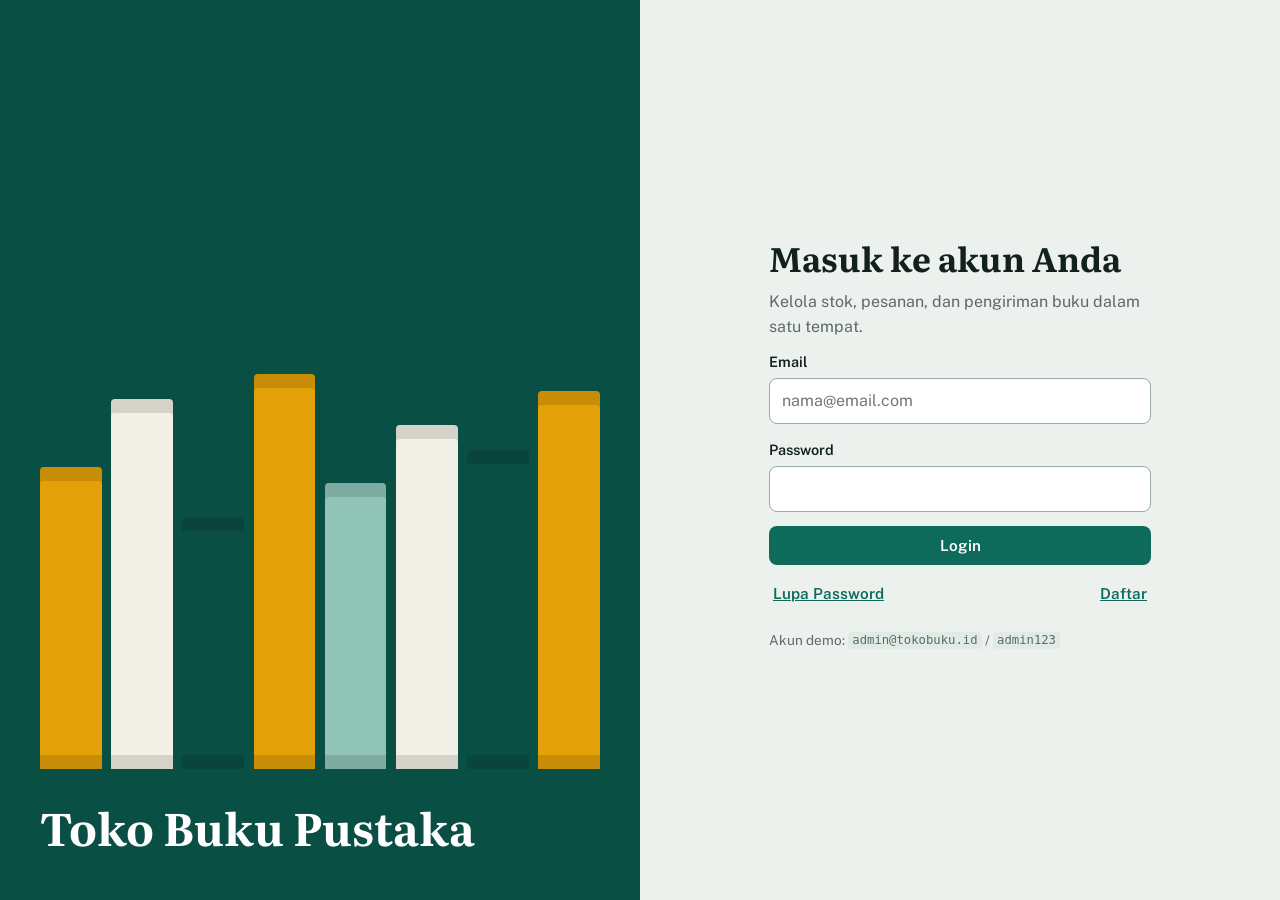
<file: index.html>
<!DOCTYPE html>
<html lang="id">
<head>
  <meta charset="UTF-8">
  <meta name="viewport" content="width=device-width, initial-scale=1">
  <title>Masuk | Toko Buku Pustaka</title>
  <link rel="icon" href="assets/logo.png">
  <link rel="preconnect" href="https://fonts.googleapis.com">
  <link href="https://fonts.googleapis.com/css2?family=Literata:wght@600;700&family=Public+Sans:wght@400;500;600&display=swap" rel="stylesheet">
  <link rel="stylesheet" href="css/style.css">
</head>
<body data-page="login">
<main class="login">
  <section class="login-art" aria-hidden="true">
    <div class="spines">
      <i style="--h:72%;--c:#E3A008"></i><i style="--h:88%;--c:#F2EFE6"></i><i style="--h:60%;--c:#0A4F44"></i>
      <i style="--h:94%;--c:#E3A008"></i><i style="--h:68%;--c:#8FC4B7"></i><i style="--h:82%;--c:#F2EFE6"></i>
      <i style="--h:76%;--c:#0A4F44"></i><i style="--h:90%;--c:#E3A008"></i>
    </div>
    <p class="art-title">Toko Buku Pustaka</p>
  </section>

  <section class="login-panel">
    <h1>Masuk ke akun Anda</h1>
    <p class="muted">Kelola stok, pesanan, dan pengiriman buku dalam satu tempat.</p>

    <form id="formLogin" novalidate>
      <div class="field">
        <label for="email">Email</label>
        <input type="email" id="email" name="email" autocomplete="username" placeholder="nama@email.com">
        <span class="error" role="alert"></span>
      </div>
      <div class="field">
        <label for="password">Password</label>
        <input type="password" id="password" name="password" autocomplete="current-password">
        <span class="error" role="alert"></span>
      </div>
      <button type="submit" class="btn btn-primary btn-block">Login</button>
    </form>

    <div class="login-links">
      <button type="button" class="link-btn" data-open="dlgLupa">Lupa Password</button>
      <button type="button" class="link-btn" data-open="dlgDaftar">Daftar</button>
    </div>
    <p class="hint">Akun demo: <code>admin@tokobuku.id</code> / <code>admin123</code></p>
  </section>
</main>

<dialog id="dlgLupa" aria-labelledby="tLupa">
  <form id="formLupa" novalidate>
    <h2 id="tLupa">Lupa Password</h2>
    <p class="muted">Masukkan email terdaftar. Kami kirim tautan untuk membuat password baru.</p>
    <div class="field">
      <label for="emailLupa">Email terdaftar</label>
      <input type="email" id="emailLupa">
      <span class="error" role="alert"></span>
    </div>
    <div class="dialog-actions">
      <button type="button" class="btn btn-ghost" data-close>Batal</button>
      <button type="submit" class="btn btn-primary">Kirim tautan</button>
    </div>
  </form>
</dialog>

<dialog id="dlgDaftar" aria-labelledby="tDaftar">
  <form id="formDaftar" novalidate>
    <h2 id="tDaftar">Daftar akun baru</h2>
    <div class="field"><label for="dNama">Nama lengkap</label><input type="text" id="dNama"><span class="error" role="alert"></span></div>
    <div class="field"><label for="dEmail">Email</label><input type="email" id="dEmail"><span class="error" role="alert"></span></div>
    <div class="field"><label for="dPass">Password (minimal 6 karakter)</label><input type="password" id="dPass" autocomplete="new-password"><span class="error" role="alert"></span></div>
    <div class="field"><label for="dPass2">Ulangi password</label><input type="password" id="dPass2" autocomplete="new-password"><span class="error" role="alert"></span></div>
    <div class="dialog-actions">
      <button type="button" class="btn btn-ghost" data-close>Batal</button>
      <button type="submit" class="btn btn-primary">Buat akun</button>
    </div>
  </form>
</dialog>
<script src="js/data.js"></script>
<script src="js/script.js"></script>
</body>
</html>
</file>
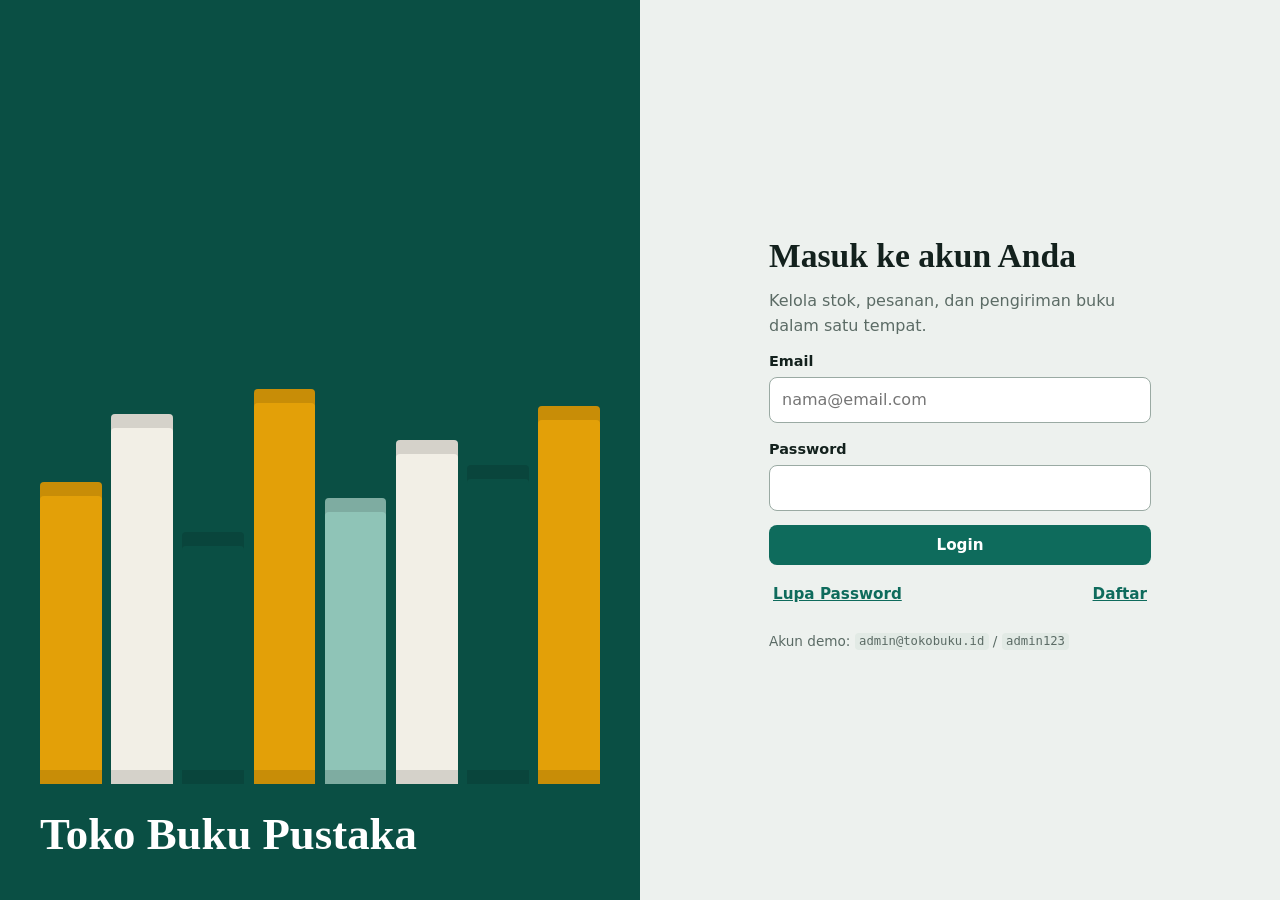
<file: login.html>
<!DOCTYPE html>
<html lang="id"><head><meta charset="UTF-8"><meta http-equiv="refresh" content="0; url=index.html"><title>Login</title></head>
<body><p>Mengalihkan ke <a href="index.html">halaman login</a>…</p></body></html>
</file>
<file: css/style.css>
/* ===== Token ===== */
:root{
  --bg:#EDF1EE; --card:#FFFFFF; --ink:#13211D; --muted:#5B6B65; --line:#C9D3CD;
  --teal:#0E6B5C; --teal-d:#0A4F44; --gold:#E3A008; --danger:#B3261E; --ok:#1B7A3E;
  --radius:10px;
  --font-head:"Literata",Georgia,serif; --font-body:"Public Sans",system-ui,-apple-system,"Segoe UI",sans-serif;
}
*,*::before,*::after{box-sizing:border-box}
[hidden]{display:none!important}
html{scroll-padding-top:5rem}
body{margin:0;background:var(--bg);color:var(--ink);font:400 1rem/1.55 var(--font-body)}
h1,h2{font-family:var(--font-head);line-height:1.2;margin:0 0 .75rem}
h1{font-size:clamp(1.6rem,3vw,2.1rem)} h2{font-size:1.2rem}
p{margin:0 0 .75rem}
a{color:var(--teal)}
code{background:#E2EAE5;padding:.1em .35em;border-radius:4px;font-size:.9em}
.muted{color:var(--muted)}
.sr-only{position:absolute;width:1px;height:1px;overflow:hidden;clip:rect(0 0 0 0);white-space:nowrap}
:focus-visible{outline:3px solid var(--gold);outline-offset:2px}

/* ===== Layout ===== */
.topbar{position:sticky;top:0;z-index:10;display:flex;flex-wrap:wrap;align-items:center;gap:.5rem 1.5rem;padding:.6rem 1.25rem;background:var(--teal-d);color:#fff}
.brand{display:flex;align-items:center;gap:.5rem;color:#fff;text-decoration:none;font:700 1.25rem var(--font-head)}
.topbar nav{display:flex;flex-wrap:wrap;gap:.25rem;flex:1}
.topbar nav a{color:#D5E8E2;text-decoration:none;padding:.4rem .75rem;border-radius:6px}
.topbar nav a:hover{background:rgba(255,255,255,.12)}
.topbar nav a[aria-current="page"]{background:#fff;color:var(--teal-d);font-weight:600}
.user{display:flex;align-items:center;gap:.75rem;font-size:.9rem}
.container{max-width:1100px;margin:0 auto;padding:2rem 1.25rem 3rem}
.container.narrow{max-width:760px}
.card{background:var(--card);border:1px solid var(--line);border-radius:var(--radius);padding:1.25rem;margin-bottom:1.25rem}
.card-head{display:flex;flex-wrap:wrap;justify-content:space-between;align-items:center;gap:.75rem;margin-bottom:.75rem}
.card-head h2{margin:0}
.two-col{display:grid;grid-template-columns:1fr 300px;gap:1.25rem;align-items:start}
.summary{position:sticky;top:5rem}

/* ===== Form ===== */
.field{display:flex;flex-direction:column;gap:.3rem;margin-bottom:.9rem}
.field label{font-weight:600;font-size:.9rem}
input,select,textarea{font:inherit;color:inherit;padding:.6rem .75rem;border:1px solid #9AAAA3;border-radius:8px;background:#fff;width:100%}
input:focus,select:focus,textarea:focus{border-color:var(--teal);outline:2px solid var(--teal);outline-offset:0}
input[aria-invalid="true"],select[aria-invalid="true"],textarea[aria-invalid="true"]{border-color:var(--danger);background:#FDF3F2}
.error{color:var(--danger);font-size:.85rem;min-height:0}
.error:empty{display:none}
.grid-form{display:grid;grid-template-columns:repeat(3,1fr);gap:0 1rem}
.grid-form .span-2{grid-column:1/-1}
.inline-form{display:flex;flex-wrap:wrap;gap:0 1rem;align-items:flex-start}
.inline-form .grow{flex:1;min-width:200px}
.inline-form input[type=number]{width:90px}
.align-end{justify-content:flex-end;align-self:flex-end}

/* ===== Tombol ===== */
.btn{display:inline-block;font:600 .95rem var(--font-body);padding:.6rem 1.1rem;border-radius:8px;border:1px solid transparent;cursor:pointer;text-decoration:none;text-align:center}
.btn-primary{background:var(--teal);color:#fff} .btn-primary:hover{background:var(--teal-d)}
.btn-ghost{background:transparent;color:inherit;border-color:currentColor} .btn-ghost:hover{background:rgba(127,127,127,.15)}
.btn-danger{background:#fff;color:var(--danger);border-color:var(--danger)} .btn-danger:hover{background:#FDECEA}
.btn-sm{padding:.3rem .65rem;font-size:.85rem}
.btn-block{width:100%}
.link-btn{background:none;border:0;color:var(--teal);font:600 .95rem var(--font-body);text-decoration:underline;cursor:pointer;padding:.25rem}

/* ===== Tabel ===== */
.table-wrap{overflow-x:auto}
table{width:100%;border-collapse:collapse;font-size:.93rem}
th,td{padding:.6rem .7rem;text-align:left;border-bottom:1px solid var(--line);vertical-align:middle}
thead th{background:#E6EDE8;font-weight:600;white-space:nowrap}
tbody tr:hover{background:#F6F9F7}
.num{text-align:right;white-space:nowrap}
td.low{color:var(--danger);font-weight:700}
.empty{text-align:center;color:var(--muted);padding:1.5rem}
.cover{width:40px;height:56px;object-fit:cover;border-radius:3px;background:#DDE6E0;display:block}
input.qty{width:70px;padding:.35rem .5rem}
.badge{display:inline-block;background:#E2EAE5;border-radius:999px;padding:.15rem .7rem;font:500 .8rem var(--font-body)}
.badge-status[data-s="4"]{background:#D6F0DF;color:#14532D}
.badge-status[data-s="3"],.badge-status[data-s="2"]{background:#FCEBC2;color:#6B4700}
.badge-status[data-s="1"],.badge-status[data-s="0"]{background:#DCE8F5;color:#1E3A5F}

/* ===== Login ===== */
.login{min-height:100vh;display:grid;grid-template-columns:1fr 1fr}
.login-art{background:var(--teal-d);display:flex;flex-direction:column;justify-content:flex-end;padding:2.5rem;color:#fff;min-height:200px}
.spines{display:flex;align-items:flex-end;gap:.6rem;height:min(55vh,420px);margin-bottom:1.5rem}
.spines i{flex:1;height:var(--h);background:var(--c);border-radius:4px 4px 0 0;box-shadow:inset 0 14px 0 rgba(0,0,0,.12),inset 0 -14px 0 rgba(0,0,0,.12)}
.art-title{font:700 clamp(1.8rem,4vw,2.8rem) var(--font-head);margin:0}
.login-panel{display:flex;flex-direction:column;justify-content:center;max-width:430px;width:100%;margin:0 auto;padding:2rem 1.5rem}
.login-links{display:flex;justify-content:space-between;margin-top:1rem}
.hint{margin-top:1.5rem;font-size:.85rem;color:var(--muted)}

/* ===== Modal ===== */
dialog{border:0;border-radius:var(--radius);padding:1.5rem;width:min(440px,92vw);box-shadow:0 20px 50px rgba(0,0,0,.3);color:var(--ink)}
dialog::backdrop{background:rgba(10,30,25,.55)}
dialog[open]{animation:muncul .18s ease-out}
@keyframes muncul{from{opacity:0;transform:translateY(8px)}to{opacity:1;transform:none}}
.dialog-actions{display:flex;justify-content:flex-end;gap:.6rem;margin-top:.5rem}
.do-number{font:700 1.6rem var(--font-head);color:var(--teal-d);background:#E6EDE8;padding:.6rem 1rem;border-radius:8px;text-align:center}

/* ===== Dashboard ===== */
.hero{padding:1rem 0 2rem}
.hero-greet{font:600 1.1rem var(--font-body);color:var(--teal);margin:0}
.hero h1{font-size:clamp(2rem,5vw,3.2rem);margin:.1rem 0 .4rem}
.menu-grid{display:grid;grid-template-columns:repeat(auto-fit,minmax(230px,1fr));gap:1rem}
.menu-card{display:flex;flex-direction:column;gap:.35rem;padding:1.4rem;background:var(--card);border:1px solid var(--line);border-left:6px solid var(--gold);border-radius:var(--radius);color:var(--ink);text-decoration:none;min-height:130px}
.menu-card strong{font:700 1.1rem var(--font-head)}
.menu-card span{color:var(--muted)}
.menu-card:hover{border-left-color:var(--teal);background:#F6F9F7}

/* ===== Ringkasan & statistik ===== */
.summary dl{margin:0} .summary dl div{display:flex;justify-content:space-between;padding:.45rem 0;border-bottom:1px solid var(--line)}
.summary dt{color:var(--muted)} .summary dd{margin:0;font-weight:600}
.summary .total{border:0;font-size:1.15rem} .summary .total dt{color:var(--ink);font-weight:600} .summary .total dd{color:var(--teal-d)}
.stats{display:grid;grid-template-columns:repeat(auto-fit,minmax(200px,1fr));gap:1rem}
.stat{display:flex;flex-direction:column;margin:0}
.stat strong{font:700 1.8rem var(--font-head)}

/* ===== Tracking ===== */
.progress{height:10px;background:#E2EAE5;border-radius:999px;overflow:hidden;margin:.5rem 0 1rem}
.progress #bar{height:100%;background:var(--teal);transition:width .6s ease}
.steps{list-style:none;display:grid;grid-template-columns:repeat(5,1fr);gap:.4rem;padding:0;margin:0 0 1.25rem;font-size:.82rem;text-align:center;color:var(--muted)}
.steps li::before{content:"";display:block;width:14px;height:14px;border-radius:50%;background:#C9D3CD;margin:0 auto .35rem}
.steps li.done::before{background:var(--teal)}
.steps li.now{color:var(--ink);font-weight:700} .steps li.now::before{background:var(--gold);box-shadow:0 0 0 4px #FCEBC2}
.detail{display:grid;grid-template-columns:repeat(2,1fr);gap:.75rem 1.5rem;margin:0}
.detail dt{font-size:.85rem;color:var(--muted)} .detail dd{margin:0;font-weight:600}

/* ===== Responsif ===== */
@media (max-width:860px){
  .login{grid-template-columns:1fr}
  .login-art{min-height:0;padding:1.5rem} .spines{height:120px}
  .two-col{grid-template-columns:1fr} .summary{position:static}
  .grid-form{grid-template-columns:1fr 1fr}
}
@media (max-width:560px){
  .grid-form,.detail{grid-template-columns:1fr}
  .steps{font-size:.7rem}
}
@media (prefers-reduced-motion:reduce){*{animation:none!important;transition:none!important}}
</file>
